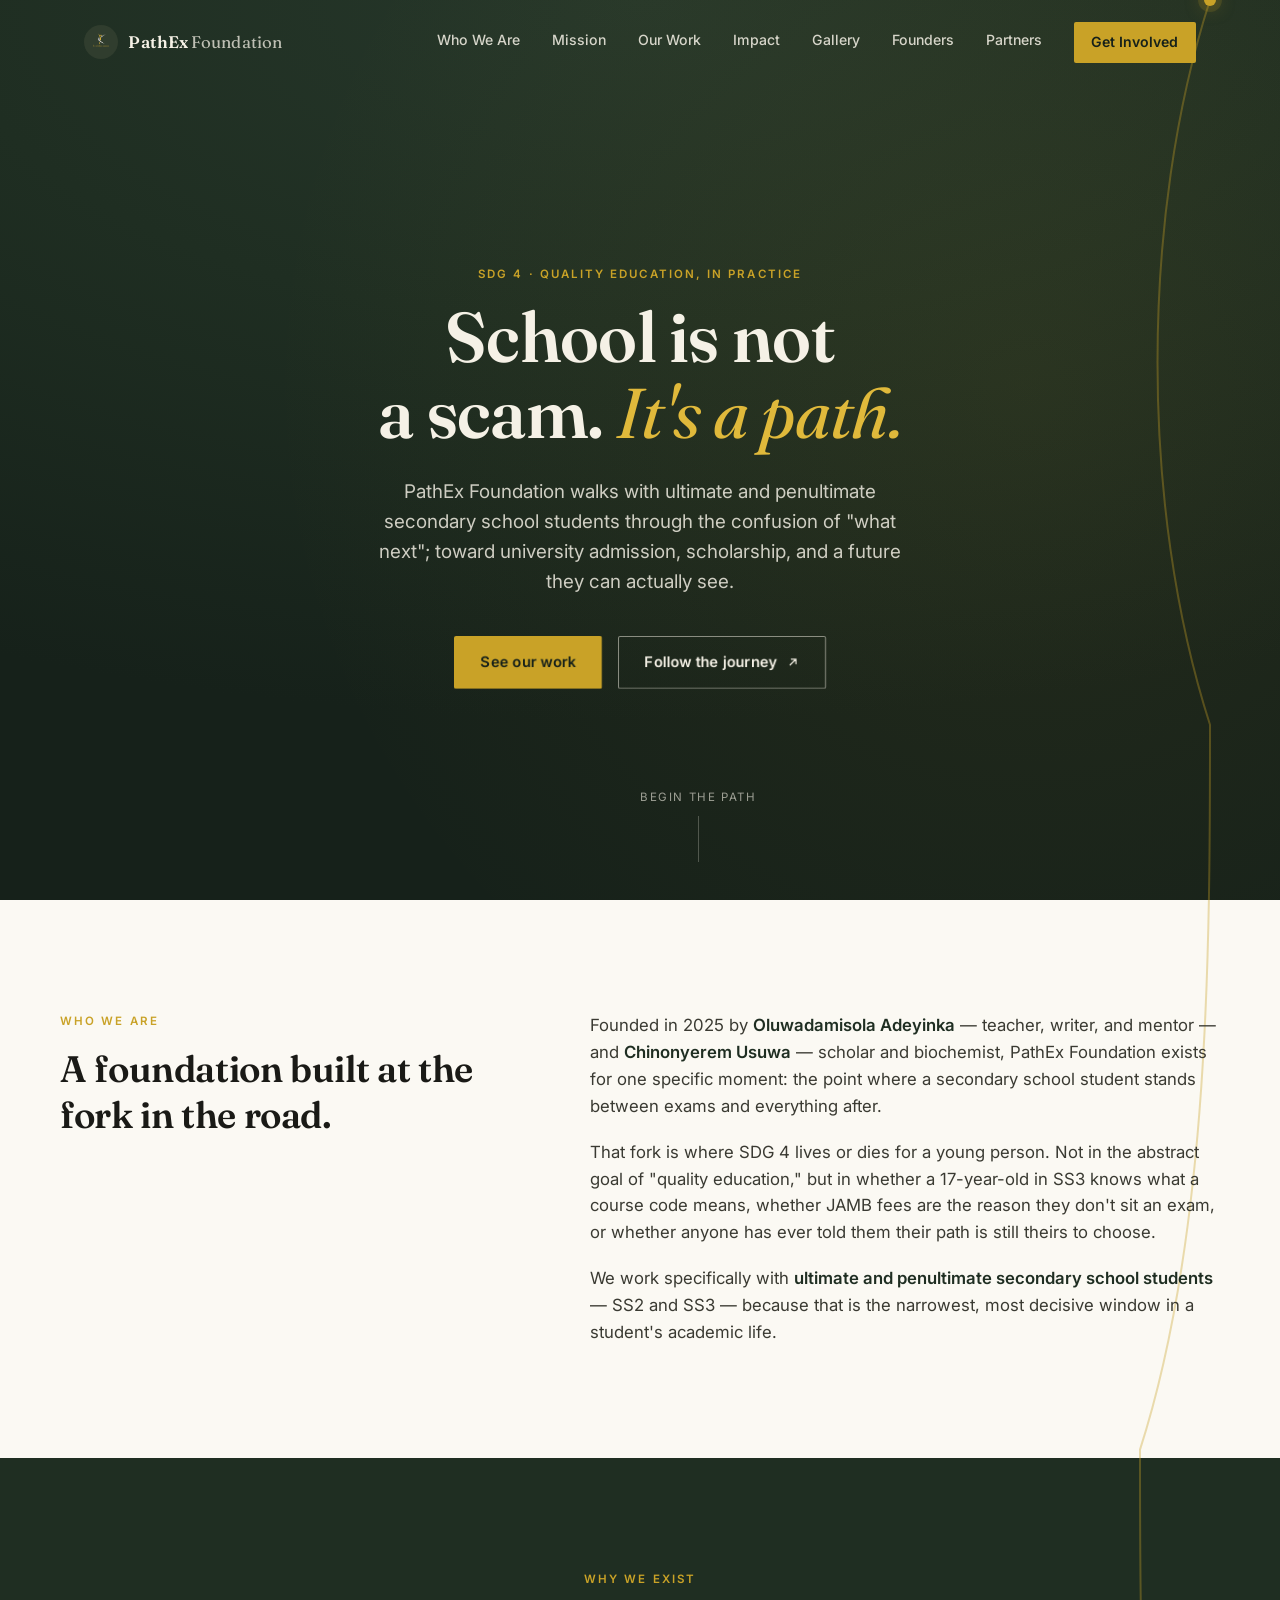
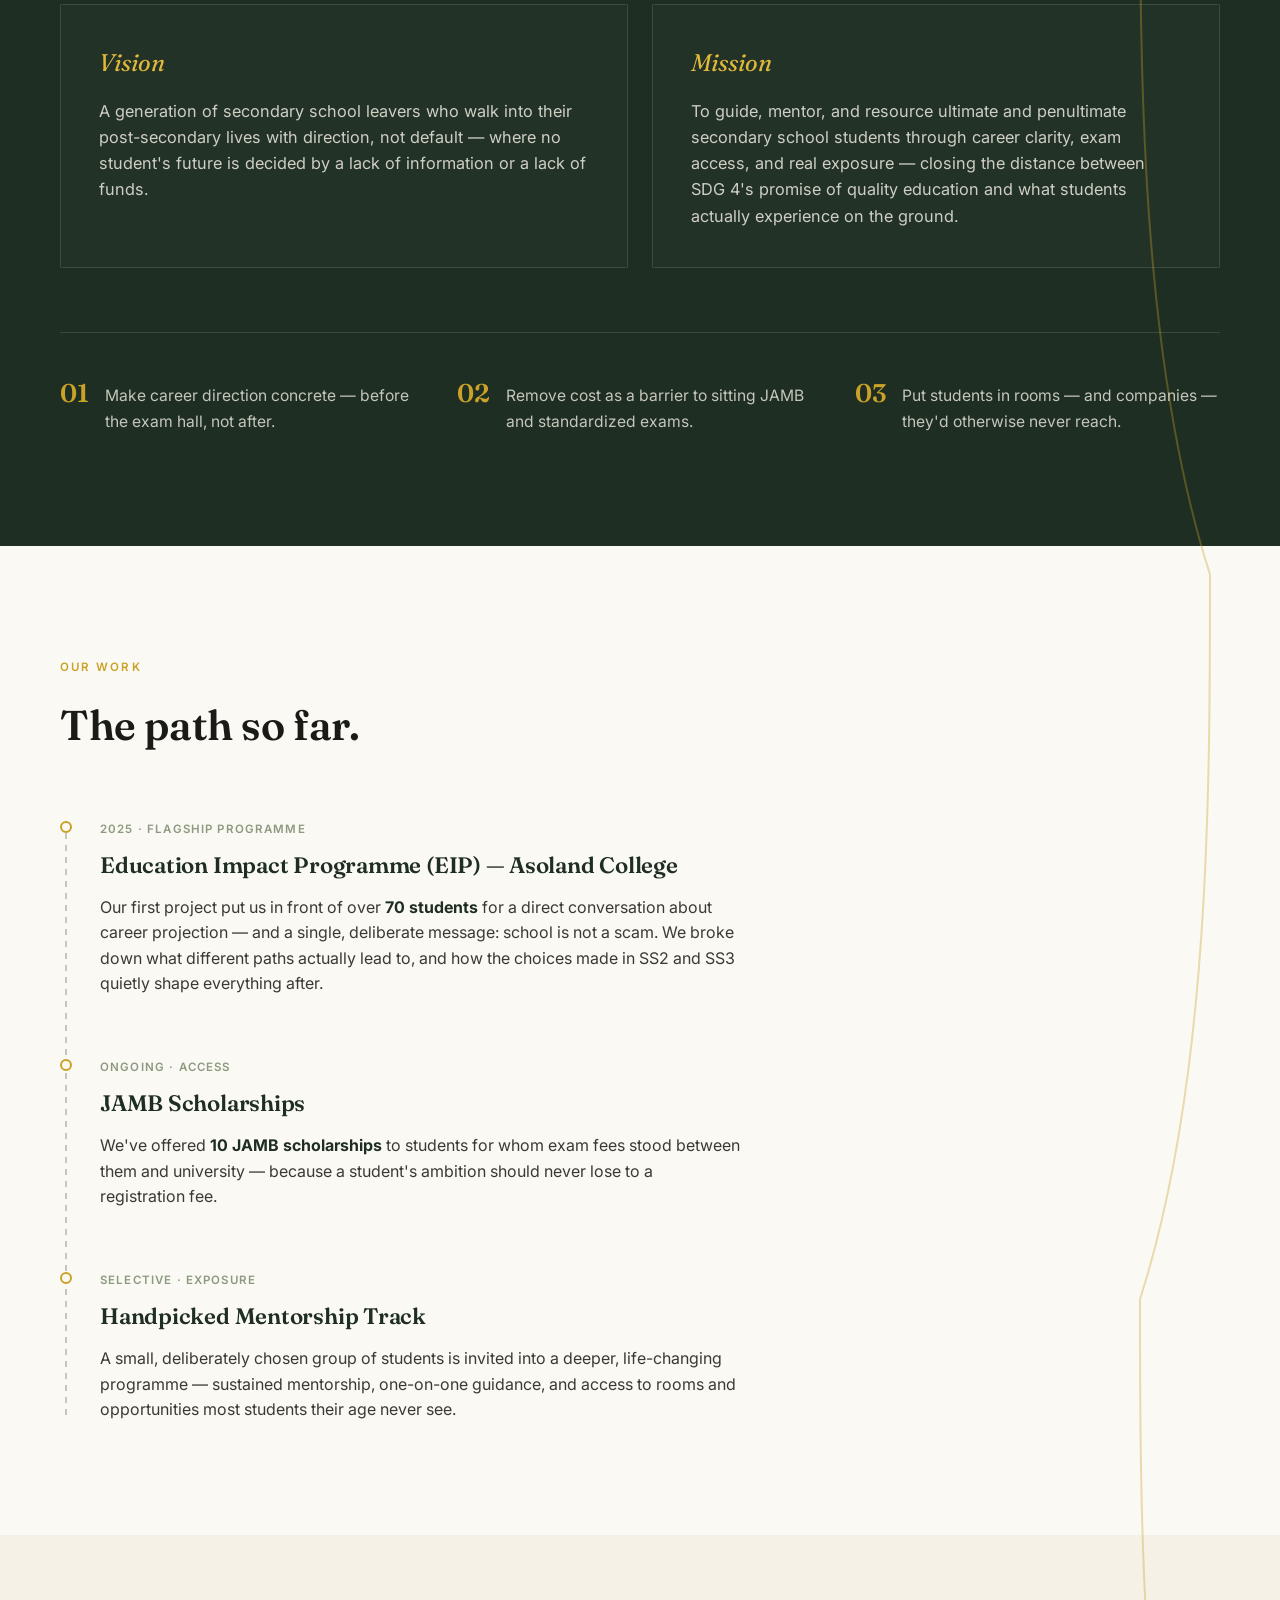
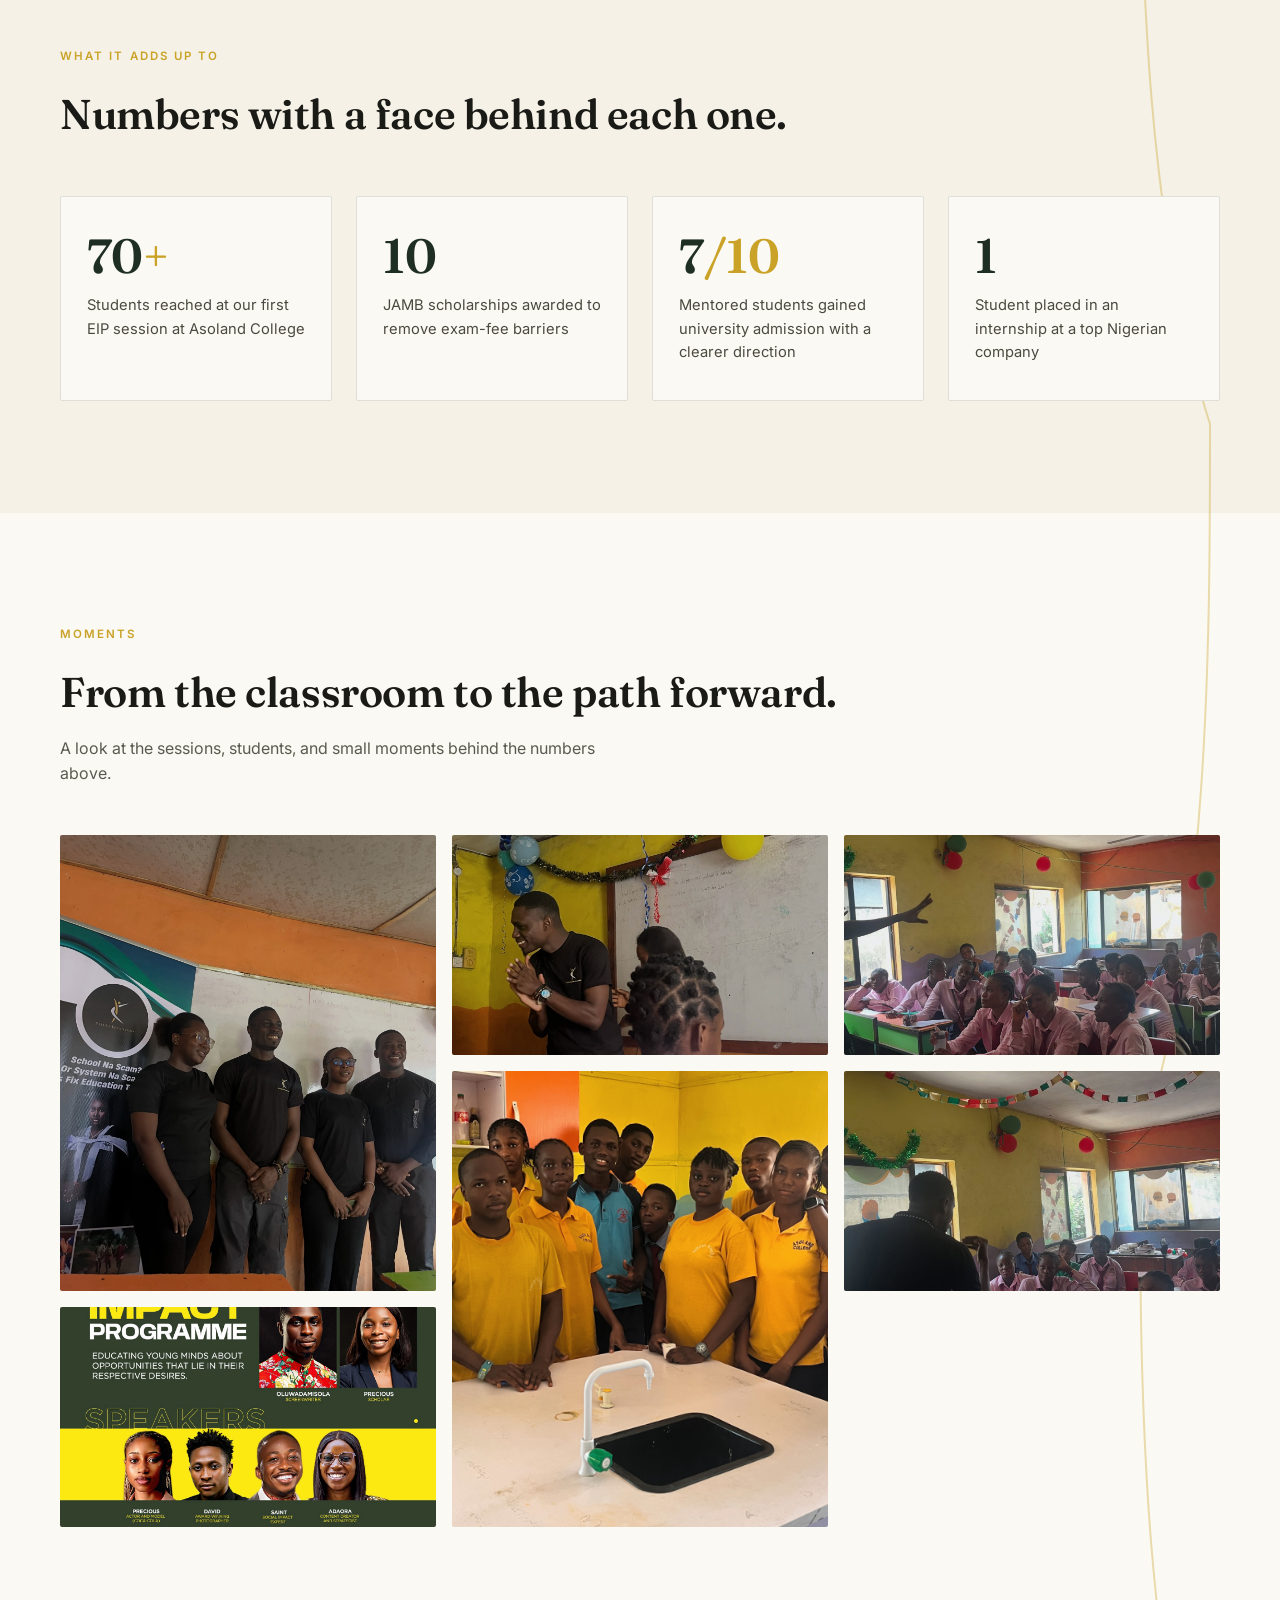
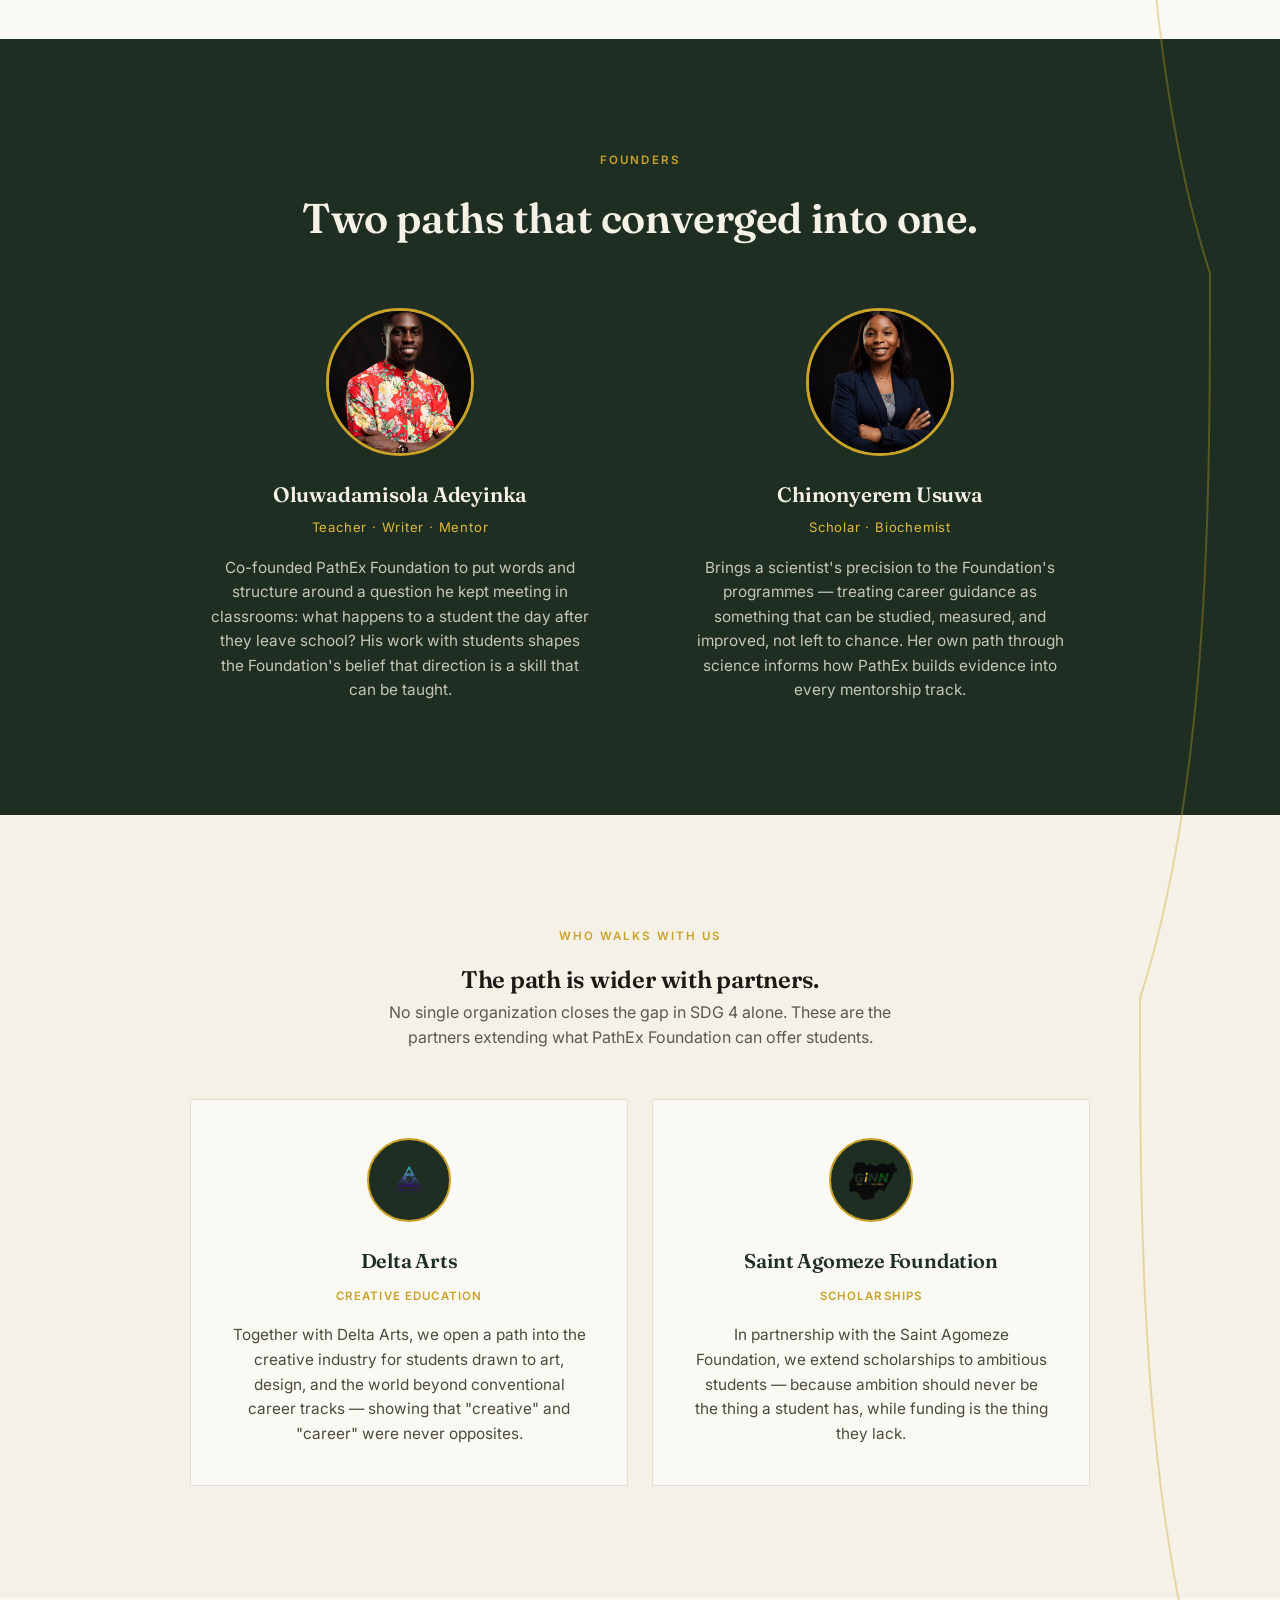
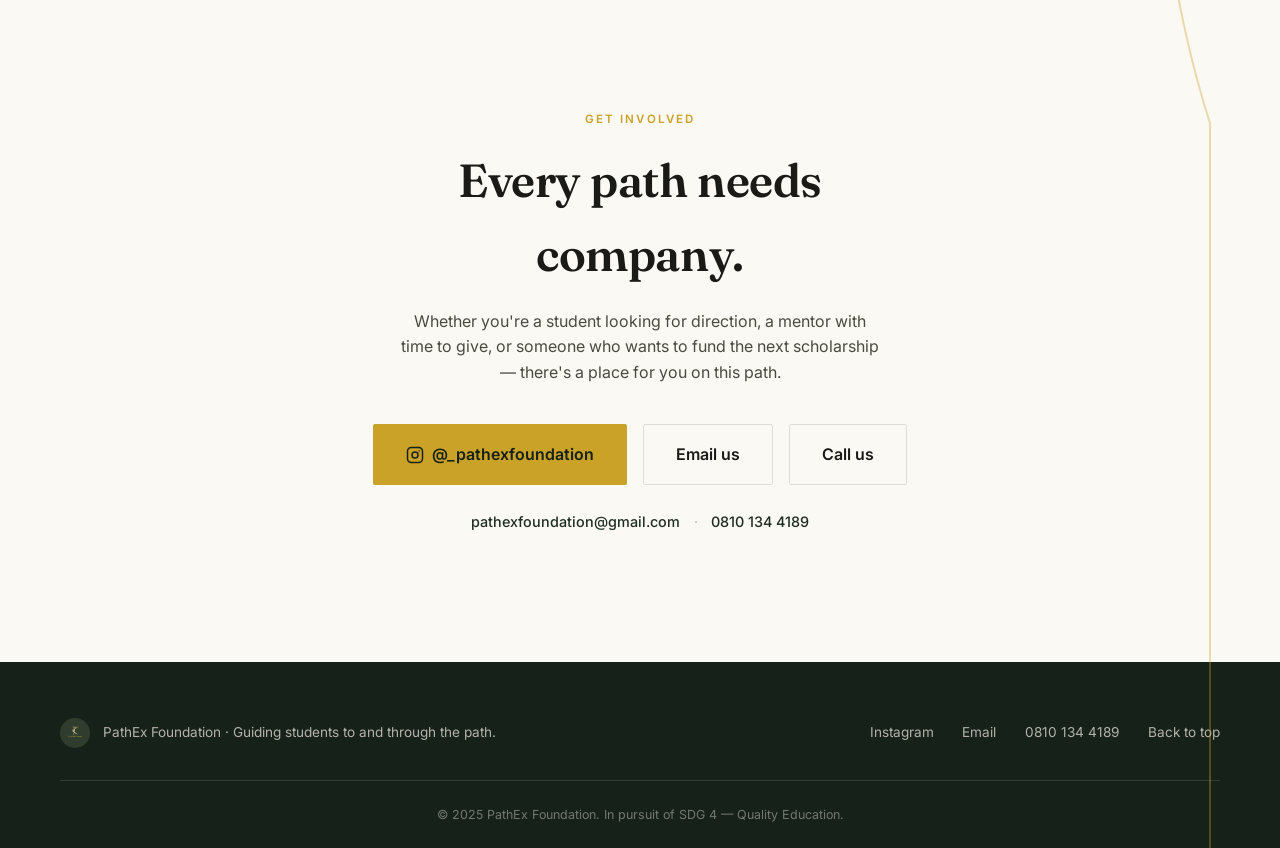
<file: pathex-foundation-website (1)/index.html>
<!DOCTYPE html>
<html lang="en">
<head>
<meta charset="UTF-8">
<meta name="viewport" content="width=device-width, initial-scale=1.0">
<title>PathEx Foundation — Every Student Has a Path</title>
<meta name="description" content="PathEx Foundation guides, mentors, and equips secondary school students toward quality education and clear futures — tackling SDG 4, one path at a time.">
<link rel="icon" href="assets/logo.png">
<link rel="preconnect" href="https://fonts.googleapis.com">
<link rel="preconnect" href="https://fonts.gstatic.com" crossorigin>
<link href="https://fonts.googleapis.com/css2?family=Fraunces:opsz,wght@9..144,300;9..144,400;9..144,500;9..144,600;9..144,700&family=Inter:wght@400;500;600;700&display=swap" rel="stylesheet">
<link rel="stylesheet" href="style.css">
</head>
<body>

<!-- Path SVG spine that runs through the whole page -->
<svg id="path-spine" width="0" height="0">
  <path id="spine-path" d="" />
</svg>
<div id="path-marker" aria-hidden="true"></div>

<div id="grain"></div>

<header id="site-header">
  <div class="header-inner">
    <a href="#top" class="brand">
      <img src="assets/logo.png" alt="PathEx Foundation" class="brand-mark">
      <span class="brand-word">PathEx<em>Foundation</em></span>
    </a>
    <nav id="main-nav">
      <a href="#about">Who We Are</a>
      <a href="#mission">Mission</a>
      <a href="#work">Our Work</a>
      <a href="#impact">Impact</a>
      <a href="#gallery">Gallery</a>
      <a href="#founders">Founders</a>
      <a href="#partners">Partners</a>
      <a href="#join" class="nav-cta">Get Involved</a>
    </nav>
    <button id="nav-toggle" aria-label="Open menu" aria-expanded="false">
      <span></span><span></span><span></span>
    </button>
  </div>
</header>

<main>

  <!-- HERO -->
  <section id="top" class="hero">
    <div class="hero-bg-shape" aria-hidden="true"></div>
    <div class="hero-inner">
      <p class="eyebrow reveal">SDG 4 &middot; Quality Education, In Practice</p>
      <h1 class="reveal">
        <span class="line">School is not</span>
        <span class="line">a scam. <em>It's a path.</em></span>
      </h1>
      <p class="hero-sub reveal">
        PathEx Foundation walks with ultimate and penultimate secondary school
        students through the confusion of "what next"; toward university
        admission, scholarship, and a future they can actually see.
      </p>
      <div class="hero-actions reveal">
        <a href="#work" class="btn btn-primary">See our work</a>
        <a href="https://www.instagram.com/_pathexfoundation/" target="_blank" rel="noopener" class="btn btn-ghost">
          Follow the journey
          <svg width="14" height="14" viewBox="0 0 24 24" fill="none"><path d="M7 17L17 7M17 7H9M17 7V15" stroke="currentColor" stroke-width="2" stroke-linecap="round" stroke-linejoin="round"/></svg>
        </a>
      </div>
    </div>
    <div class="scroll-cue reveal">
      <span>Begin the path</span>
      <div class="scroll-cue-line"><i></i></div>
    </div>
  </section>

  <!-- ABOUT -->
  <section id="about" class="section about-section">
    <div class="section-inner two-col">
      <div class="col-label">
        <p class="eyebrow reveal">Who We Are</p>
        <h2 class="reveal">A foundation built at the fork in the road.</h2>
      </div>
      <div class="col-body reveal">
        <p>
          Founded in 2025 by <strong>Oluwadamisola Adeyinka</strong> &mdash; teacher,
          writer, and mentor &mdash; and <strong>Chinonyerem Usuwa</strong> &mdash;
          scholar and biochemist, PathEx Foundation exists for one specific moment:
          the point where a secondary school student stands between exams and
          everything after.
        </p>
        <p>
          That fork is where SDG 4 lives or dies for a young person. Not in the
          abstract goal of "quality education," but in whether a 17-year-old in
          SS3 knows what a course code means, whether JAMB fees are the reason
          they don't sit an exam, or whether anyone has ever told them their path
          is still theirs to choose.
        </p>
        <p>
          We work specifically with <strong>ultimate and penultimate secondary
          school students</strong> &mdash; SS2 and SS3 &mdash; because that is
          the narrowest, most decisive window in a student's academic life.
        </p>
      </div>
    </div>
  </section>

  <!-- MISSION / VISION -->
  <section id="mission" class="section mission-section">
    <div class="section-inner">
      <p class="eyebrow reveal center">Why We Exist</p>
      <div class="mv-grid">
        <div class="mv-card reveal">
          <span class="mv-mark">Vision</span>
          <p>A generation of secondary school leavers who walk into their
          post-secondary lives with direction, not default &mdash; where no
          student's future is decided by a lack of information or a lack of funds.</p>
        </div>
        <div class="mv-card reveal">
          <span class="mv-mark">Mission</span>
          <p>To guide, mentor, and resource ultimate and penultimate secondary
          school students through career clarity, exam access, and real
          exposure &mdash; closing the distance between SDG 4's promise of
          quality education and what students actually experience on the ground.</p>
        </div>
      </div>
      <div class="goals-strip reveal">
        <div class="goal-item">
          <span class="goal-num">01</span>
          <p>Make career direction concrete &mdash; before the exam hall, not after.</p>
        </div>
        <div class="goal-item">
          <span class="goal-num">02</span>
          <p>Remove cost as a barrier to sitting JAMB and standardized exams.</p>
        </div>
        <div class="goal-item">
          <span class="goal-num">03</span>
          <p>Put students in rooms &mdash; and companies &mdash; they'd otherwise never reach.</p>
        </div>
      </div>
    </div>
  </section>

  <!-- OUR WORK / TIMELINE -->
  <section id="work" class="section work-section">
    <div class="section-inner">
      <p class="eyebrow reveal">Our Work</p>
      <h2 class="reveal">The path so far.</h2>

      <div class="timeline">
        <div class="tl-item reveal">
          <div class="tl-dot"></div>
          <div class="tl-content">
            <span class="tl-tag">2025 &middot; Flagship Programme</span>
            <h3>Education Impact Programme (EIP) — Asoland College</h3>
            <p>Our first project put us in front of over <strong>70 students</strong>
            for a direct conversation about career projection &mdash; and a single,
            deliberate message: school is not a scam. We broke down what different
            paths actually lead to, and how the choices made in SS2 and SS3 quietly
            shape everything after.</p>
          </div>
        </div>

        <div class="tl-item reveal">
          <div class="tl-dot"></div>
          <div class="tl-content">
            <span class="tl-tag">Ongoing &middot; Access</span>
            <h3>JAMB Scholarships</h3>
            <p>We've offered <strong>10 JAMB scholarships</strong> to students for
            whom exam fees stood between them and university &mdash; because a
            student's ambition should never lose to a registration fee.</p>
          </div>
        </div>

        <div class="tl-item reveal">
          <div class="tl-dot"></div>
          <div class="tl-content">
            <span class="tl-tag">Selective &middot; Exposure</span>
            <h3>Handpicked Mentorship Track</h3>
            <p>A small, deliberately chosen group of students is invited into a
            deeper, life-changing programme &mdash; sustained mentorship, one-on-one
            guidance, and access to rooms and opportunities most students their
            age never see.</p>
          </div>
        </div>
      </div>
    </div>
  </section>

  <!-- IMPACT -->
  <section id="impact" class="section impact-section">
    <div class="section-inner">
      <p class="eyebrow reveal">What It Adds Up To</p>
      <h2 class="reveal">Numbers with a face behind each one.</h2>
      <div class="stats-grid">
        <div class="stat-card reveal">
          <span class="stat-num" data-target="70" data-suffix="+">0</span>
          <span class="stat-label">Students reached at our first EIP session at Asoland College</span>
        </div>
        <div class="stat-card reveal">
          <span class="stat-num" data-target="10" data-suffix="">0</span>
          <span class="stat-label">JAMB scholarships awarded to remove exam-fee barriers</span>
        </div>
        <div class="stat-card reveal">
          <span class="stat-num" data-target="7" data-suffix="/10">0</span>
          <span class="stat-label">Mentored students gained university admission with a clearer direction</span>
        </div>
        <div class="stat-card reveal">
          <span class="stat-num" data-target="1" data-suffix="">0</span>
          <span class="stat-label">Student placed in an internship at a top Nigerian company</span>
        </div>
      </div>
    </div>
  </section>

  <!-- GALLERY -->
  <section id="gallery" class="section gallery-section">
    <div class="section-inner">
      <p class="eyebrow reveal">Moments</p>
      <h2 class="reveal">From the classroom to the path forward.</h2>
      <p class="section-sub reveal">A look at the sessions, students, and small moments behind the numbers above.</p>
      <div class="gallery-grid">
        <figure class="gallery-item reveal g-tall">
          <img src="assets/eip-1.jpg" alt="A Team and More" loading="lazy">
          <figcaption>A Team and More</figcaption>
        </figure>
        <figure class="gallery-item reveal">
          <img src="assets/eip-2.jpg" alt="Pocket session with specific interests" loading="lazy">
          <figcaption>Pocket session with specific interests</figcaption>
        </figure>
        <figure class="gallery-item reveal">
          <img src="assets/eip-3.jpg" alt="Handpicked mentorship session" loading="lazy">
          <figcaption>Handpicked mentorship session</figcaption>
        </figure>
        <figure class="gallery-item reveal g-tall">
          <img src="assets/eip-4.jpg" alt="Scholarship recipients, 2025" loading="lazy">
          <figcaption>Scholarship Recipients, 2025</figcaption>
        </figure>
        <figure class="gallery-item reveal">
          <img src="assets/eip-5.jpg" alt="Career Session" loading="lazy">
          <figcaption>Career Session</figcaption>
        </figure>
        <figure class="gallery-item reveal">
          <img src="assets/eip-6.jpg" alt="The Event" loading="lazy">
          <figcaption>The Event</figcaption>
        </figure>
      </div>
  </section>

  <!-- FOUNDERS -->
  <section id="founders" class="section founders-section">
    <div class="section-inner">
      <p class="eyebrow reveal center">Founders</p>
      <h2 class="reveal center">Two paths that converged into one.</h2>
      <div class="founders-grid">
        <div class="founder-card reveal">
          <div class="founder-photo">
            <img src="assets/founder-oluwadamisola.jpg" alt="Oluwadamisola Adeyinka">
          </div>
          <h3>Oluwadamisola Adeyinka</h3>
          <span class="founder-role">Teacher &middot; Writer &middot; Mentor</span>
          <p>Co-founded PathEx Foundation to put words and structure around a
          question he kept meeting in classrooms: what happens to a student
          the day after they leave school? His work with students shapes the
          Foundation's belief that direction is a skill that can be taught.</p>
        </div>
        <div class="founder-card reveal">
          <div class="founder-photo">
            <img src="assets/founder-chinonyerem.jpg" alt="Chinonyerem Usuwa">
          </div>
          <h3>Chinonyerem Usuwa</h3>
          <span class="founder-role">Scholar &middot; Biochemist</span>
          <p>Brings a scientist's precision to the Foundation's programmes &mdash;
          treating career guidance as something that can be studied, measured,
          and improved, not left to chance. Her own path through science
          informs how PathEx builds evidence into every mentorship track.</p>
        </div>
      </div>
    </div>
  </section>

  <!-- PARTNERS -->
  <section id="partners" class="section partners-section">
    <div class="section-inner">
      <p class="eyebrow reveal center">Who Walks With Us</p>
      <h2 class="reveal center">The path is wider with partners.</h2>
      <p class="section-sub center reveal">
        No single organization closes the gap in SDG 4 alone. These are the
        partners extending what PathEx Foundation can offer students.
      </p>
      <div class="partners-grid">
        <div class="partner-card reveal">
          <div class="partner-logo">
            <img src="assets/partner-delta-arts.png" alt="Delta Arts logo">
          </div>
          <h3>Delta Arts</h3>
          <span class="partner-tag">Creative Education</span>
          <p>Together with Delta Arts, we open a path into the creative
          industry for students drawn to art, design, and the world beyond
          conventional career tracks &mdash; showing that "creative" and
          "career" were never opposites.</p>
        </div>
        <div class="partner-card reveal">
          <div class="partner-logo">
            <img src="assets/partner-saint-agomeze.png" alt="Saint Agomeze Foundation logo">
          </div>
          <h3>Saint Agomeze Foundation</h3>
          <span class="partner-tag">Scholarships</span>
          <p>In partnership with the Saint Agomeze Foundation, we extend
          scholarships to ambitious students &mdash; because ambition should
          never be the thing a student has, while funding is the thing they
          lack.</p>
        </div>
      </div>
    </div>
  </section>

  <!-- JOIN / CTA -->
  <section id="join" class="section join-section">
    <div class="section-inner center">
      <p class="eyebrow reveal center">Get Involved</p>
      <h2 class="reveal center">Every path needs company.</h2>
      <p class="join-sub reveal center">
        Whether you're a student looking for direction, a mentor with time to
        give, or someone who wants to fund the next scholarship &mdash; there's
        a place for you on this path.
      </p>
      <div class="join-actions reveal">
        <a href="https://www.instagram.com/_pathexfoundation/" target="_blank" rel="noopener" class="btn btn-primary btn-lg">
          <svg width="18" height="18" viewBox="0 0 24 24" fill="none"><rect x="2" y="2" width="20" height="20" rx="5" stroke="currentColor" stroke-width="2"/><circle cx="12" cy="12" r="4" stroke="currentColor" stroke-width="2"/><circle cx="17.5" cy="6.5" r="1" fill="currentColor"/></svg>
          @_pathexfoundation
        </a>
        <a href="mailto:pathexfoundation@gmail.com" class="btn btn-ghost btn-lg">Email us</a>
        <a href="tel:+2348101344189" class="btn btn-ghost btn-lg">Call us</a>
      </div>
      <p class="join-contact-details reveal">
        <a href="mailto:pathexfoundation@gmail.com">pathexfoundation@gmail.com</a>
        <span class="contact-divider">&middot;</span>
        <a href="tel:+2348101344189">0810 134 4189</a>
      </p>
    </div>
  </section>

</main>

<footer id="site-footer">
  <div class="footer-inner">
    <div class="footer-brand">
      <img src="assets/logo.png" alt="PathEx Foundation" class="footer-mark">
      <p>PathEx Foundation &middot; Guiding students to and through the path.</p>
    </div>
    <div class="footer-links">
      <a href="https://www.instagram.com/_pathexfoundation/" target="_blank" rel="noopener">Instagram</a>
      <a href="mailto:pathexfoundation@gmail.com">Email</a>
      <a href="tel:+2348101344189">0810 134 4189</a>
      <a href="#top">Back to top</a>
    </div>
  </div>
  <p class="footer-bottom">&copy; 2025 PathEx Foundation. In pursuit of SDG 4 &mdash; Quality Education.</p>
</footer>

<script src="script.js"></script>
</body>
</html>
</file>
<file: pathex-foundation-website (1)/style.css>
/* ===========================================================
   PathEx Foundation — Design tokens
   Palette: forest #1F2E22, deep pine #16211A, gold #C9A227,
            warm gold #E0B93B, cream #F5F1E6, ink #1A1A16, sage #7C8A73
   Type: Fraunces (display) / Inter (body)
   Signature: the "path" — a scroll-traced spine with a travelling
              gold marker, echoing the logo's swoosh + a student's journey
=========================================================== */

:root{
  --forest: #1F2E22;
  --pine: #16211A;
  --gold: #C9A227;
  --gold-light: #E0B93B;
  --cream: #F5F1E6;
  --paper: #FBF9F3;
  --ink: #1A1A16;
  --sage: #8C9A82;
  --line: rgba(255,255,255,0.12);
  --line-dark: rgba(26,26,22,0.12);

  --font-display: 'Fraunces', serif;
  --font-body: 'Inter', sans-serif;

  --container: 1160px;
  --radius: 2px;
}

*{ box-sizing: border-box; margin: 0; padding: 0; }

html{ scroll-behavior: smooth; }

/* Fail-safe: if JS never runs (blocked, slow, or errors), content must
   still be visible. JS immediately adds 'js-ready' to <html>; only then
   does .reveal start hidden-by-default. Belt-and-braces alongside the
   force-reveal timeout in script.js. */
.reveal{
  opacity: 1;
  animation: reveal-in 0.01ms;
}
.reveal.in-view{
  animation: reveal-in 0.8s cubic-bezier(0.16,1,0.3,1) both;
}
@keyframes reveal-in{
  from{ opacity: 0; transform: translateY(28px); }
  to{ opacity: 1; transform: translateY(0); }
}

@media (prefers-reduced-motion: reduce){
  html{ scroll-behavior: auto; }
  *{ animation-duration: 0.01ms !important; animation-iteration-count: 1 !important; transition-duration: 0.01ms !important; scroll-behavior: auto !important; }
}

body{
  font-family: var(--font-body);
  background: var(--paper);
  color: var(--ink);
  line-height: 1.6;
  overflow-x: hidden;
  -webkit-font-smoothing: antialiased;
}

img{ max-width: 100%; display: block; }
a{ color: inherit; text-decoration: none; }
h1, h2, h3{ font-family: var(--font-display); font-weight: 600; letter-spacing: -0.01em; }

::selection{ background: var(--gold); color: var(--pine); }

/* Focus visibility */
a:focus-visible, button:focus-visible{
  outline: 2px solid var(--gold);
  outline-offset: 3px;
}

/* Grain texture overlay for warmth */
#grain{
  position: fixed; inset: 0; pointer-events: none; z-index: 2;
  opacity: 0.035; mix-blend-mode: multiply;
  background-image: url("data:image/svg+xml,%3Csvg xmlns='http://www.w3.org/2000/svg' width='120' height='120'%3E%3Cfilter id='n'%3E%3CfeTurbulence type='fractalNoise' baseFrequency='0.9' numOctaves='2' stitchTiles='stitch'/%3E%3C/filter%3E%3Crect width='100%25' height='100%25' filter='url(%23n)'/%3E%3C/svg%3E");
}

/* ===================== PATH SPINE (signature element) ===================== */
#path-spine{ position: absolute; top: 0; left: 0; width: 100%; height: 100%; pointer-events: none; z-index: 1; overflow: visible; }
#spine-path{
  fill: none;
  stroke: var(--gold);
  stroke-width: 2;
  stroke-linecap: round;
  opacity: 0.35;
}
#path-marker{
  position: absolute;
  width: 12px; height: 12px;
  background: var(--gold);
  border-radius: 50%;
  top: 0; left: 0;
  transform: translate(-50%, -50%);
  z-index: 3;
  pointer-events: none;
  box-shadow: 0 0 0 6px rgba(201,162,39,0.15), 0 0 18px rgba(201,162,39,0.55);
  transition: opacity 0.3s ease;
}

/* ===================== LAYOUT PRIMITIVES ===================== */
.section{ position: relative; padding: 7rem 1.5rem; }
.section-inner{ max-width: var(--container); margin: 0 auto; position: relative; z-index: 2; }
.center{ text-align: center; margin-left: auto; margin-right: auto; }

.eyebrow{
  font-family: var(--font-body);
  font-size: 0.72rem;
  font-weight: 600;
  letter-spacing: 0.18em;
  text-transform: uppercase;
  color: var(--gold);
  margin-bottom: 1rem;
}

/* Buttons */
.btn{
  display: inline-flex; align-items: center; gap: 0.5rem;
  padding: 0.85rem 1.6rem;
  font-family: var(--font-body);
  font-weight: 600;
  font-size: 0.92rem;
  border-radius: var(--radius);
  border: 1.5px solid transparent;
  transition: transform 0.35s cubic-bezier(0.16,1,0.3,1), box-shadow 0.35s ease, background 0.35s ease, color 0.35s ease, border-color 0.35s ease;
  cursor: pointer;
  will-change: transform;
}
.btn-primary{
  background: var(--gold);
  color: var(--pine);
}
.btn-primary:hover{
  transform: translateY(-3px);
  box-shadow: 0 10px 24px -8px rgba(201,162,39,0.55);
  background: var(--gold-light);
}
.btn-ghost{
  border-color: currentColor;
  color: inherit;
}
.btn-ghost:hover{
  transform: translateY(-3px);
  background: rgba(0,0,0,0.04);
}
.hero .btn-ghost{ color: var(--cream); border-color: rgba(245,241,230,0.5); }
.hero .btn-ghost:hover{ background: rgba(245,241,230,0.08); border-color: var(--gold); }
.btn-lg{ padding: 1.05rem 2rem; font-size: 1rem; }
.btn:active{ transform: translateY(-1px) scale(0.98); }

/* Scroll-linked button micro-response: grow slightly as they enter view */
.btn{ transform-origin: center; }

/* ===================== HEADER ===================== */
#site-header{
  position: fixed; top: 0; left: 0; width: 100%; z-index: 50;
  background: transparent;
  transition: background 0.4s ease, box-shadow 0.4s ease, padding 0.4s ease;
  padding: 1.4rem 0;
}
#site-header.scrolled{
  background: rgba(31,46,34,0.92);
  backdrop-filter: blur(10px);
  box-shadow: 0 1px 0 var(--line);
  padding: 0.85rem 0;
}
.header-inner{
  max-width: var(--container);
  margin: 0 auto;
  padding: 0 1.5rem;
  display: flex; align-items: center; justify-content: space-between;
}
.brand{ display: flex; align-items: center; gap: 0.65rem; }
.brand-mark{ width: 34px; height: 34px; object-fit: contain; border-radius: 50%; }
.brand-word{
  font-family: var(--font-display);
  font-size: 1.05rem;
  font-weight: 600;
  color: var(--cream);
  letter-spacing: 0.01em;
}
.brand-word em{ font-style: normal; font-weight: 400; opacity: 0.75; margin-left: 0.15rem; }

#main-nav{ display: flex; align-items: center; gap: 2rem; }
#main-nav a{
  font-size: 0.88rem; font-weight: 500;
  color: var(--cream); opacity: 0.85;
  position: relative;
  padding-bottom: 4px;
  transition: opacity 0.25s ease;
}
#main-nav a::after{
  content: ''; position: absolute; left: 0; bottom: 0;
  width: 0; height: 1.5px; background: var(--gold);
  transition: width 0.3s cubic-bezier(0.16,1,0.3,1);
}
#main-nav a:hover{ opacity: 1; }
#main-nav a:hover::after{ width: 100%; }
#main-nav a.nav-cta{
  background: var(--gold); color: var(--pine);
  padding: 0.55rem 1.1rem; border-radius: var(--radius);
  opacity: 1; font-weight: 600;
}
#main-nav a.nav-cta::after{ display: none; }
#main-nav a.nav-cta:hover{ background: var(--gold-light); transform: translateY(-2px); }

#nav-toggle{
  display: none; flex-direction: column; gap: 5px;
  background: none; border: none; cursor: pointer; padding: 8px;
}
#nav-toggle span{ width: 22px; height: 2px; background: var(--cream); transition: 0.3s ease; }

/* ===================== HERO ===================== */
.hero{
  position: relative;
  min-height: 100vh;
  display: flex; flex-direction: column; align-items: center; justify-content: center;
  background: radial-gradient(ellipse 120% 80% at 50% 0%, #26372A 0%, var(--forest) 45%, var(--pine) 100%);
  color: var(--cream);
  padding: 7rem 1.5rem 4rem;
  overflow: hidden;
}
.hero-bg-shape{
  position: absolute;
  width: 140vmax; height: 140vmax;
  border-radius: 50%;
  background: radial-gradient(circle, rgba(201,162,39,0.08) 0%, transparent 60%);
  top: -40vmax; right: -50vmax;
  pointer-events: none;
}
.hero-inner{ max-width: 780px; text-align: center; position: relative; z-index: 2; }
.hero .eyebrow{ display: inline-block; }
.hero h1{
  font-size: clamp(2.4rem, 6vw, 4.4rem);
  line-height: 1.08;
  font-weight: 600;
  margin-bottom: 1.6rem;
}
.hero h1 .line{ display: block; }
.hero h1 em{ font-style: italic; font-weight: 400; color: var(--gold-light); }
.hero-sub{
  font-size: clamp(1.02rem, 1.6vw, 1.18rem);
  color: rgba(245,241,230,0.82);
  max-width: 560px;
  margin: 0 auto 2.4rem;
}
.hero-actions{ display: flex; gap: 1rem; justify-content: center; flex-wrap: wrap; }

.scroll-cue{
  position: absolute; bottom: 2.4rem; left: 50%; transform: translateX(-50%);
  display: flex; flex-direction: column; align-items: center; gap: 0.6rem;
  color: rgba(245,241,230,0.6); font-size: 0.72rem; letter-spacing: 0.14em; text-transform: uppercase;
}
.scroll-cue-line{ width: 1px; height: 46px; background: rgba(245,241,230,0.25); position: relative; overflow: hidden; }
.scroll-cue-line i{
  position: absolute; top: -100%; left: 0; width: 100%; height: 100%;
  background: var(--gold);
  animation: cue-drop 2.2s ease-in-out infinite;
}
@keyframes cue-drop{
  0%{ top: -100%; }
  60%{ top: 100%; }
  100%{ top: 100%; }
}

/* ===================== ABOUT ===================== */
.about-section{ background: var(--paper); }
.two-col{ display: grid; grid-template-columns: 0.85fr 1.15fr; gap: 4rem; align-items: start; }
.about-section h2{ font-size: clamp(1.7rem, 3vw, 2.3rem); line-height: 1.25; position: sticky; top: 8rem; }
.col-body p{ margin-bottom: 1.2rem; color: #3A3A32; font-size: 1.05rem; }
.col-body p:last-child{ margin-bottom: 0; }
.col-body strong{ color: var(--forest); font-weight: 600; }

/* ===================== MISSION ===================== */
.mission-section{ background: var(--forest); color: var(--cream); }
.mv-grid{ display: grid; grid-template-columns: 1fr 1fr; gap: 1.5rem; margin-bottom: 4rem; }
.mv-card{
  border: 1px solid var(--line);
  border-radius: var(--radius);
  padding: 2.4rem;
  background: rgba(255,255,255,0.02);
  transition: transform 0.4s cubic-bezier(0.16,1,0.3,1), border-color 0.4s ease, background 0.4s ease;
}
.mv-card:hover{ transform: translateY(-6px); border-color: rgba(201,162,39,0.4); background: rgba(255,255,255,0.04); }
.mv-mark{
  display: block; font-family: var(--font-display); font-style: italic; font-size: 1.5rem;
  color: var(--gold-light); margin-bottom: 1rem;
}
.mv-card p{ color: rgba(245,241,230,0.82); font-size: 1.02rem; }

.goals-strip{ display: grid; grid-template-columns: repeat(3, 1fr); gap: 2rem; border-top: 1px solid var(--line); padding-top: 3rem; }
.goal-item{ display: flex; gap: 1rem; align-items: flex-start; }
.goal-num{ font-family: var(--font-display); font-size: 1.6rem; color: var(--gold); font-weight: 600; line-height: 1; }
.goal-item p{ color: rgba(245,241,230,0.78); font-size: 0.98rem; padding-top: 0.15rem; }

/* ===================== WORK / TIMELINE ===================== */
.work-section{ background: var(--paper); }
.work-section h2{ font-size: clamp(1.9rem, 3.4vw, 2.6rem); margin-bottom: 3.5rem; }

.timeline{ position: relative; padding-left: 2.5rem; }
.timeline::before{
  content: ''; position: absolute; left: 5px; top: 8px; bottom: 8px; width: 2px;
  background: linear-gradient(var(--line-dark), var(--line-dark)) ,
              repeating-linear-gradient(0deg, var(--sage) 0 6px, transparent 6px 12px);
  background: repeating-linear-gradient(0deg, var(--sage) 0 6px, transparent 6px 12px);
  opacity: 0.5;
}
.tl-item{ position: relative; padding-bottom: 3.5rem; }
.tl-item:last-child{ padding-bottom: 0; }
.tl-dot{
  position: absolute; left: -2.5rem; top: 6px;
  width: 12px; height: 12px; border-radius: 50%;
  background: var(--paper); border: 2.5px solid var(--gold);
}
.tl-tag{
  display: inline-block; font-size: 0.72rem; font-weight: 600; letter-spacing: 0.1em; text-transform: uppercase;
  color: var(--sage); margin-bottom: 0.6rem;
}
.tl-content h3{ font-size: 1.4rem; margin-bottom: 0.7rem; color: var(--forest); }
.tl-content p{ color: #3A3A32; max-width: 640px; }
.tl-content strong{ color: var(--forest); }

/* ===================== IMPACT / STATS ===================== */
.impact-section{ background: var(--cream); }
.impact-section h2{ font-size: clamp(1.9rem, 3.4vw, 2.6rem); margin-bottom: 3rem; }
.stats-grid{ display: grid; grid-template-columns: repeat(4, 1fr); gap: 1.5rem; }
.stat-card{
  background: var(--paper);
  border: 1px solid var(--line-dark);
  padding: 2.2rem 1.6rem;
  border-radius: var(--radius);
  transition: transform 0.4s cubic-bezier(0.16,1,0.3,1), box-shadow 0.4s ease;
}
.stat-card:hover{ transform: translateY(-6px); box-shadow: 0 16px 32px -16px rgba(31,46,34,0.25); }
.stat-num{
  display: block; font-family: var(--font-display); font-size: 3rem; font-weight: 600;
  color: var(--forest); line-height: 1;
}
.stat-num::after{ content: attr(data-suffix); color: var(--gold); }
.stat-label{ display: block; margin-top: 0.9rem; font-size: 0.92rem; color: #4A4A40; }

/* ===================== GALLERY ===================== */
.gallery-section{ background: var(--paper); }
.gallery-section h2{ font-size: clamp(1.9rem, 3.4vw, 2.6rem); margin-bottom: 0.6rem; }
.section-sub{ color: #5A5A50; margin-bottom: 3rem; max-width: 560px; }
.gallery-grid{
  display: grid;
  grid-template-columns: repeat(3, 1fr);
  grid-auto-rows: 220px;
  gap: 1rem;
}
.gallery-item{
  position: relative; overflow: hidden; border-radius: var(--radius);
  cursor: pointer;
}
.gallery-item.g-tall{ grid-row: span 2; }
.gallery-item img{
  width: 100%; height: 100%; object-fit: cover;
  transition: transform 0.7s cubic-bezier(0.16,1,0.3,1), filter 0.5s ease;
  filter: saturate(0.92);
}
.gallery-item:hover img{ transform: scale(1.08); filter: saturate(1.05); }
.gallery-item figcaption{
  position: absolute; left: 0; right: 0; bottom: 0;
  padding: 1.5rem 1rem 1rem;
  background: linear-gradient(0deg, rgba(22,33,26,0.85), transparent);
  color: var(--cream);
  font-size: 0.85rem; font-weight: 500;
  transform: translateY(8px);
  opacity: 0;
  transition: transform 0.4s ease, opacity 0.4s ease;
}
.gallery-item:hover figcaption{ transform: translateY(0); opacity: 1; }
.gallery-note{ margin-top: 1.6rem; font-size: 0.85rem; color: #8A8A80; font-style: italic; }

/* ===================== FOUNDERS ===================== */
.founders-section{ background: var(--forest); color: var(--cream); }
.founders-section h2{ margin-bottom: 3.5rem; font-size: clamp(1.9rem, 3.4vw, 2.6rem); }
.founders-grid{ display: grid; grid-template-columns: 1fr 1fr; gap: 2.5rem; max-width: 920px; margin: 0 auto; }
.founder-card{ text-align: center; }
.founder-photo{
  width: 148px; height: 148px; border-radius: 50%; overflow: hidden;
  margin: 0 auto 1.4rem; border: 3px solid var(--gold);
  transition: transform 0.4s cubic-bezier(0.16,1,0.3,1);
}
.founder-card:hover .founder-photo{ transform: scale(1.05); }
.founder-photo img{ width: 100%; height: 100%; object-fit: cover; }
.founder-card h3{ font-size: 1.3rem; margin-bottom: 0.35rem; }
.founder-role{ display: block; font-size: 0.82rem; color: var(--gold-light); letter-spacing: 0.06em; margin-bottom: 1.1rem; }
.founder-card p{ color: rgba(245,241,230,0.78); font-size: 0.96rem; max-width: 380px; margin: 0 auto; }

/* ===================== PARTNERS ===================== */
.partners-section{ background: var(--cream); }
.partners-section .section-sub{ margin-left: auto; margin-right: auto; }
.partners-grid{
  display: grid; grid-template-columns: 1fr 1fr; gap: 1.5rem;
  max-width: 900px; margin: 3rem auto 0;
}
.partner-card{
  background: var(--paper);
  border: 1px solid var(--line-dark);
  border-radius: var(--radius);
  padding: 2.4rem;
  text-align: center;
  transition: transform 0.4s cubic-bezier(0.16,1,0.3,1), box-shadow 0.4s ease, border-color 0.4s ease;
}
.partner-card:hover{
  transform: translateY(-6px);
  box-shadow: 0 16px 32px -16px rgba(31,46,34,0.2);
  border-color: rgba(201,162,39,0.4);
}
.partner-logo{
  width: 84px; height: 84px; margin: 0 auto 1.4rem;
  border-radius: 50%;
  background: var(--forest);
  display: flex; align-items: center; justify-content: center;
  overflow: hidden;
  border: 2px solid var(--gold);
}
.partner-logo img{ width: 100%; height: 100%; object-fit: contain; padding: 12px; }
.partner-card h3{ font-size: 1.25rem; color: var(--forest); margin-bottom: 0.35rem; }
.partner-tag{
  display: inline-block; font-size: 0.72rem; font-weight: 600; letter-spacing: 0.1em; text-transform: uppercase;
  color: var(--gold); margin-bottom: 1.1rem;
}
.partner-card p{ color: #4A4A40; font-size: 0.96rem; }

/* ===================== JOIN ===================== */
.join-section{ background: var(--paper); padding-bottom: 8rem; }
.join-section h2{ font-size: clamp(2rem, 4vw, 2.9rem); max-width: 560px; margin: 0 auto 1rem; }
.join-sub{ color: #4A4A40; max-width: 480px; margin: 0 auto 2.4rem; }
.join-actions{ display: flex; gap: 1rem; justify-content: center; flex-wrap: wrap; }
.join-section .btn-ghost{ border-color: var(--line-dark); color: var(--ink); }
.join-section .btn-ghost:hover{ background: rgba(31,46,34,0.05); }
.join-contact-details{
  margin-top: 1.6rem; font-size: 0.9rem; color: #6A6A60;
}
.join-contact-details a{ color: var(--forest); font-weight: 500; transition: color 0.25s ease; }
.join-contact-details a:hover{ color: var(--gold); }
.contact-divider{ margin: 0 0.6rem; color: #B8B8A8; }

/* ===================== FOOTER ===================== */
#site-footer{ background: var(--pine); color: rgba(245,241,230,0.7); padding: 3.5rem 1.5rem 1.5rem; }
.footer-inner{
  max-width: var(--container); margin: 0 auto;
  display: flex; justify-content: space-between; align-items: center; flex-wrap: wrap; gap: 1.5rem;
  padding-bottom: 2rem; border-bottom: 1px solid var(--line);
}
.footer-brand{ display: flex; align-items: center; gap: 0.8rem; }
.footer-mark{ width: 30px; height: 30px; border-radius: 50%; }
.footer-brand p{ font-size: 0.85rem; }
.footer-links{ display: flex; gap: 1.8rem; }
.footer-links a{ font-size: 0.85rem; transition: color 0.25s ease; }
.footer-links a:hover{ color: var(--gold-light); }
.footer-bottom{ text-align: center; font-size: 0.78rem; margin-top: 1.5rem; opacity: 0.6; }

/* ===================== RESPONSIVE ===================== */
@media (max-width: 900px){
  .two-col{ grid-template-columns: 1fr; gap: 1.8rem; }
  .about-section h2{ position: static; }
  .mv-grid{ grid-template-columns: 1fr; }
  .goals-strip{ grid-template-columns: 1fr; gap: 1.6rem; }
  .stats-grid{ grid-template-columns: repeat(2, 1fr); }
  .founders-grid{ grid-template-columns: 1fr; max-width: 380px; }
  .partners-grid{ grid-template-columns: 1fr; max-width: 420px; }
  .gallery-grid{ grid-template-columns: repeat(2, 1fr); grid-auto-rows: 180px; }
  #path-spine{ display: none; }
}

@media (max-width: 720px){
  #main-nav{
    position: fixed; top: 0; right: 0; height: 100vh; width: min(320px, 80vw);
    background: var(--pine); flex-direction: column; align-items: flex-start;
    padding: 6rem 2rem 2rem; gap: 1.6rem;
    transform: translateX(100%);
    transition: transform 0.4s cubic-bezier(0.16,1,0.3,1);
    box-shadow: -12px 0 40px rgba(0,0,0,0.3);
  }
  #main-nav.open{ transform: translateX(0); }
  #main-nav a{ font-size: 1rem; }
  #nav-toggle{ display: flex; z-index: 60; }
  #nav-toggle.open span:nth-child(1){ transform: translateY(7px) rotate(45deg); }
  #nav-toggle.open span:nth-child(2){ opacity: 0; }
  #nav-toggle.open span:nth-child(3){ transform: translateY(-7px) rotate(-45deg); }
  .stats-grid{ grid-template-columns: 1fr 1fr; }
  .gallery-grid{ grid-template-columns: 1fr 1fr; grid-auto-rows: 150px; }
  .gallery-item.g-tall{ grid-row: span 2; }
  .section{ padding: 5rem 1.25rem; }
}

@media (max-width: 480px){
  .stats-grid{ grid-template-columns: 1fr; }
  .hero-actions, .join-actions{ flex-direction: column; width: 100%; }
  .hero-actions .btn, .join-actions .btn{ width: 100%; justify-content: center; }
}
</file>
